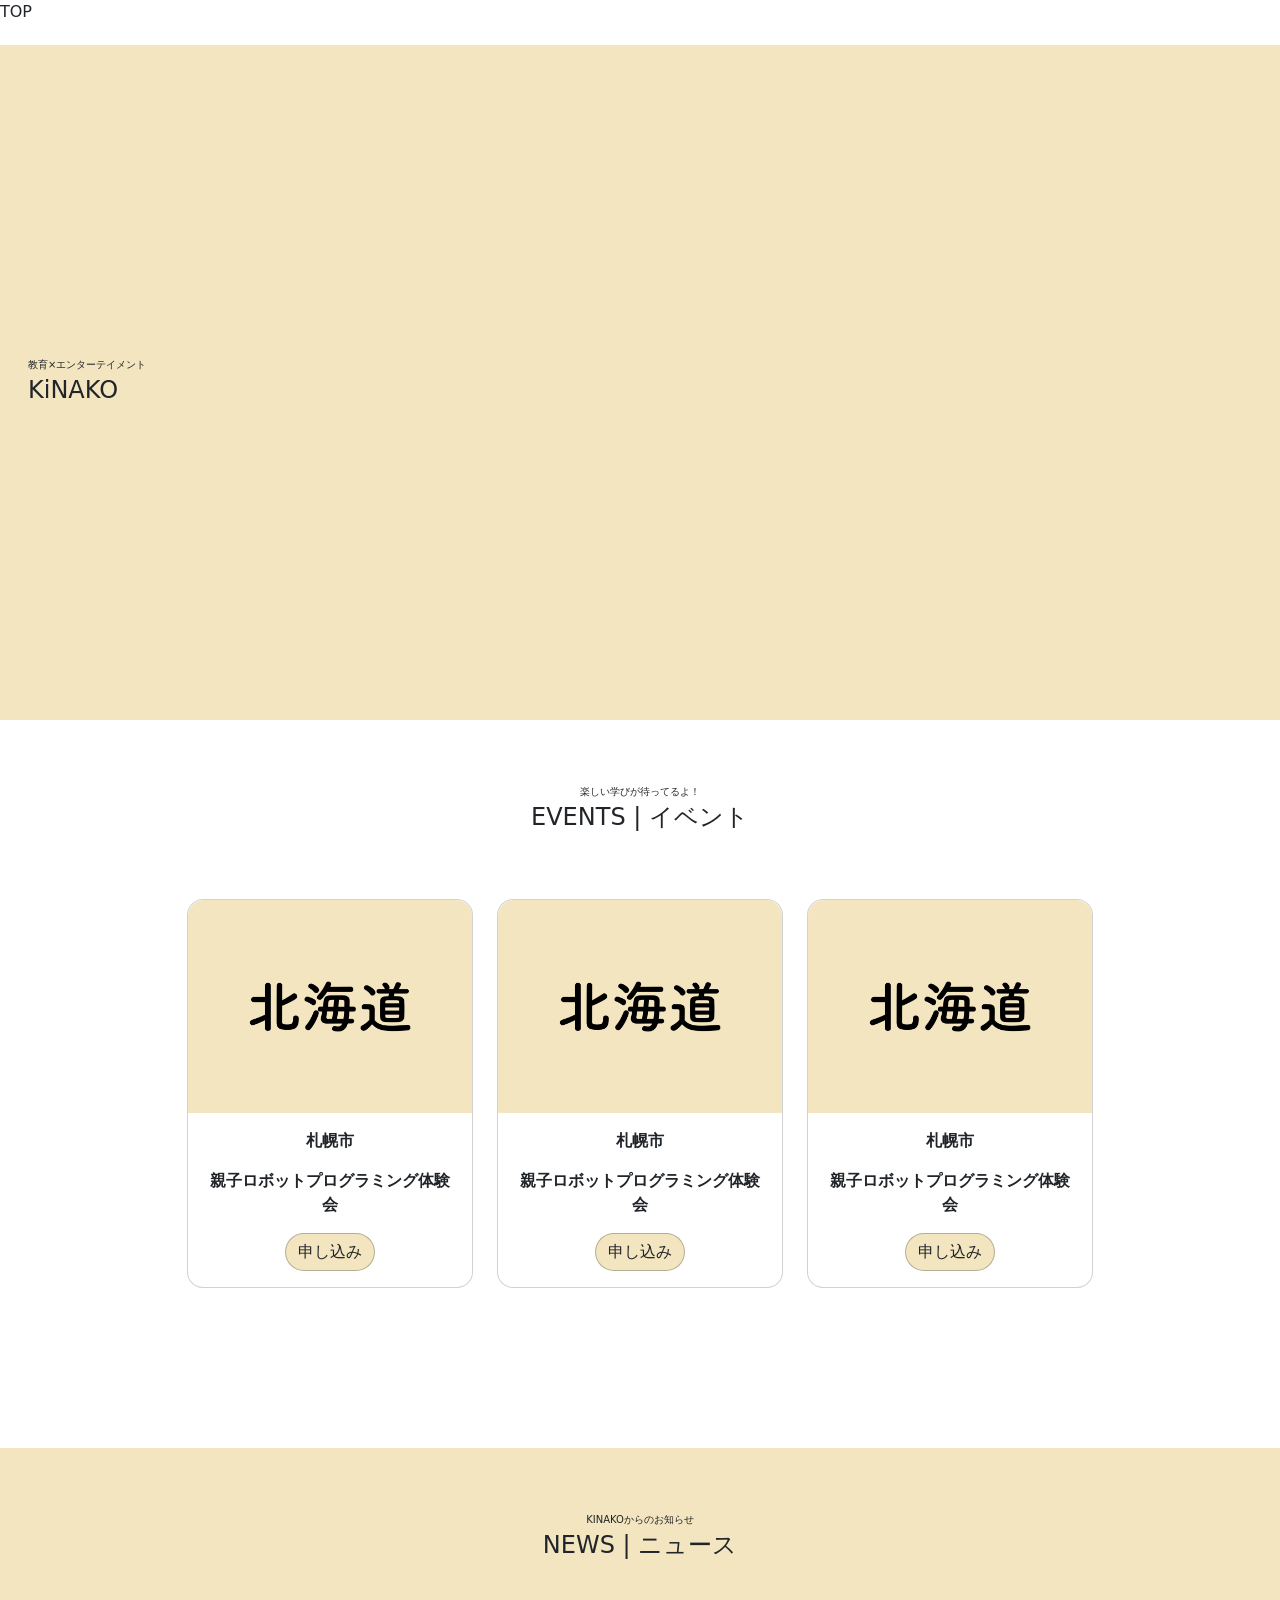
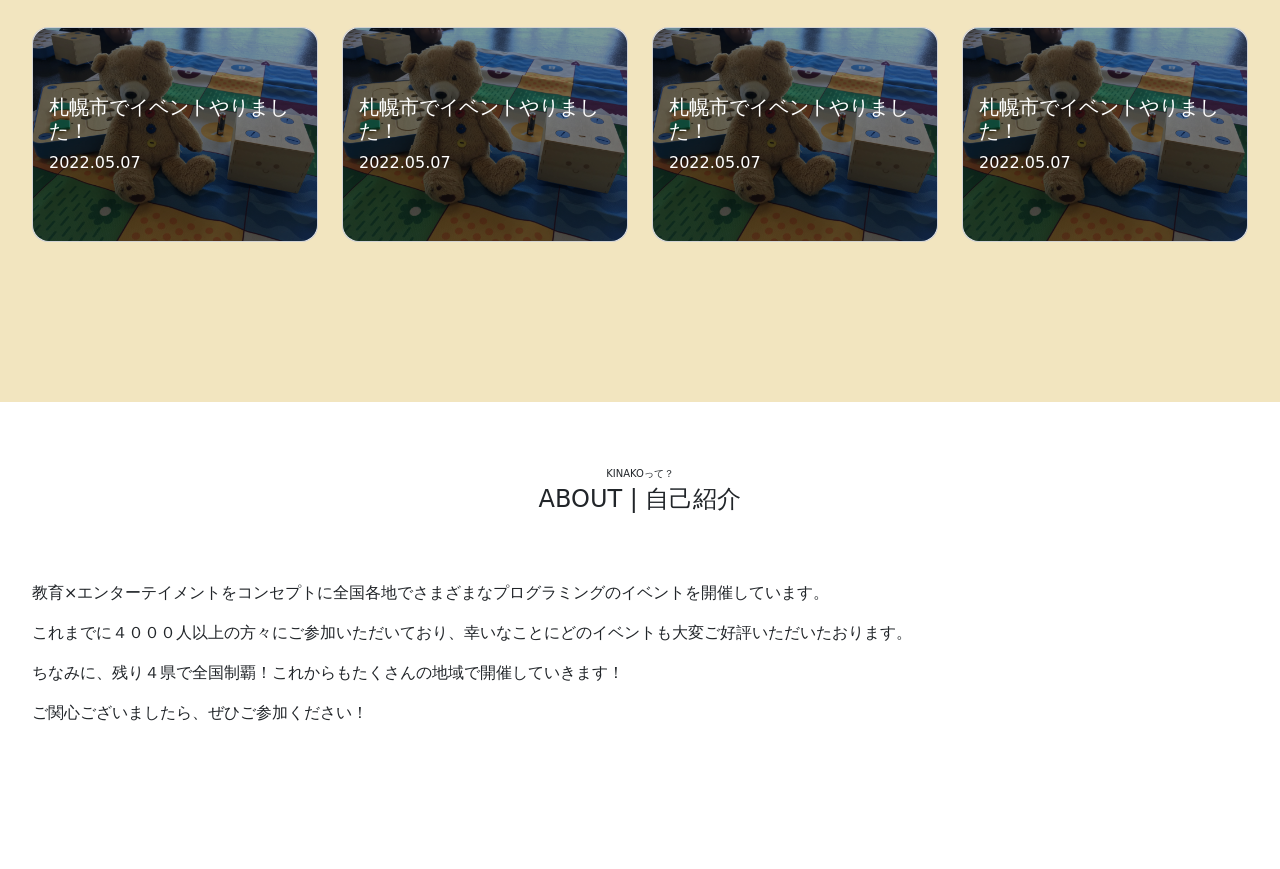
<file: index.html>
<!DOCTYPE html>
<html lang="en">
<head>
    <meta charset="UTF-8">
    <meta http-equiv="X-UA-Compatible" content="IE=edge">
    <meta name="viewport" content="width=device-width, initial-scale=1.0">
    <meta name="description" content="KINAKO - 教育&times;エンターテイメント。全国各地でプログラミングのイベント開催中！">
    <title>KiNAKO - 教育&times;エンターテイメント</title>
    <!-- Bootstrap5-css -->
    <link href="https://cdn.jsdelivr.net/npm/bootstrap@5.0.2/dist/css/bootstrap.min.css" rel="stylesheet" integrity="sha384-EVSTQN3/azprG1Anm3QDgpJLIm9Nao0Yz1ztcQTwFspd3yD65VohhpuuCOmLASjC" crossorigin="anonymous">
    <!-- CSS -->
    <link rel="stylesheet" href="toufu.css">
</head>
<body>
    <head>
        <nav style="height: 5vh;">
            TOP
        </nav>
    </head>
    <main>
        <!-- Title -->
        <div class="container-fluid d-flex align-items-center toufu-fixed-bg toufu-1st-bg">
            <div class="row" style="padding: 0rem 1rem;">
                <div class="col">
                    <p class="toufu-font-subtitle">教育&times;エンターテイメント</p>
                    <p class="toufu-font-xl" style="margin-bottom: 0;">KiNAKO</p>
                </div>
            </div>
        </div>
        
        <!-- Events -->
        <div class="container-fluid overflow-hidden" style="padding: 4rem 0rem;">
            <div class="row" style="padding: 0rem 1rem;">
                <div class="col text-center">
                    <p class="toufu-font-subtitle">楽しい学びが待ってるよ！</p>
                    <p class="toufu-font-xl" style="margin-bottom: 0;">EVENTS | イベント</p>
                </div>
            </div>
            <div class="row justify-content-center" style="padding: 4rem 2rem;">
                <!-- Event 01 -->
                <div class="col-md-3 col-12 col-sm-6">
                    <div class="card card-bottom-margin">
                        <img src="img/hokkaido_1st.png" class="card-img-top" alt="...">
                        <div class="card-body text-center">
                            <p class="card-text font-bold">札幌市</p>
                            <p class="card-text font-bold">親子ロボットプログラミング体験会</p>
                            <a href="#" class="btn rounded-pill" style="background-color: rgb(242, 229, 191); border: 1px solid rgba(0, 0, 0, 0.25);">申し込み</a>
                        </div>
                    </div>
                </div>
                <!-- Event 02 -->
                <div class="col-md-3 col-12 col-sm-6">
                    <div class="card card-bottom-margin">
                        <img src="img/hokkaido_1st.png" class="card-img-top" alt="...">
                        <div class="card-body text-center">
                            <p class="card-text font-bold">札幌市</p>
                            <p class="card-text font-bold">親子ロボットプログラミング体験会</p>
                            <a href="#" class="btn rounded-pill" style="background-color: rgb(242, 229, 191); border: 1px solid rgba(0, 0, 0, 0.25);">申し込み</a>
                        </div>
                    </div>
                </div>
                <!-- Event 03 -->
                <div class="col-md-3 col-12 col-sm-6">
                    <div class="card card-bottom-margin">
                        <img src="img/hokkaido_1st.png" class="card-img-top" alt="...">
                        <div class="card-body text-center">
                            <p class="card-text font-bold">札幌市</p>
                            <p class="card-text font-bold">親子ロボットプログラミング体験会</p>
                            <a href="#" class="btn rounded-pill" style="background-color: rgb(242, 229, 191); border: 1px solid rgba(0, 0, 0, 0.25);">申し込み</a>
                        </div>
                    </div>
                </div>
            </div>
        </div>

        <!-- News -->
        <div class="container-fluid overflow-hidden toufu-1st-bg" style="padding: 4rem 0rem;">
            <div class="row" style="padding: 0rem 1rem;">
                <div class="col text-center">
                    <p class="toufu-font-subtitle">KINAKOからのお知らせ</p>
                    <p class="toufu-font-xl" style="margin-bottom: 0;">NEWS | ニュース</p>
                </div>
            </div>
            <div class="row justify-content-center" style="padding: 4rem 2rem;">
                <!-- News 01 -->
                <div class="col-md-3 col-12 col-sm-6">
                    <div class="card card-bottom-margin justify-content-center">
                        <img src="img/kinako-cube.jpg" class="card-img card-img-border" alt="...">
                        <div class="card-img-overlay toufu-overlay d-flex align-items-center">
                            <div>
                                <h5 class="card-title font-white">札幌市でイベントやりました！</h5>
                                <!--<p class="card-text font-white"></p>-->
                                <p class="card-text font-white">2022.05.07</p>
                            </div>
                        </div>
                    </div>
                </div>
                <!-- News 02 -->
                <div class="col-md-3 col-12 col-sm-6">
                    <div class="card card-bottom-margin justify-content-center">
                        <img src="img/kinako-cube.jpg" class="card-img card-img-border" alt="...">
                        <div class="card-img-overlay toufu-overlay d-flex align-items-center">
                            <div>
                                <h5 class="card-title font-white">札幌市でイベントやりました！</h5>
                                <!--<p class="card-text font-white"></p>-->
                                <p class="card-text font-white">2022.05.07</p>
                            </div>
                        </div>
                    </div>
                </div>
                <!-- News 03 -->
                <div class="col-md-3 col-12 col-sm-6">
                    <div class="card card-bottom-margin justify-content-center">
                        <img src="img/kinako-cube.jpg" class="card-img card-img-border" alt="...">
                        <div class="card-img-overlay toufu-overlay d-flex align-items-center">
                            <div>
                                <h5 class="card-title font-white">札幌市でイベントやりました！</h5>
                                <!--<p class="card-text font-white"></p>-->
                                <p class="card-text font-white">2022.05.07</p>
                            </div>
                        </div>
                    </div>
                </div>
                <!-- News 04 -->
                <div class="col-md-3 col-12 col-sm-6">
                    <div class="card card-bottom-margin justify-content-center">
                        <img src="img/kinako-cube.jpg" class="card-img card-img-border" alt="...">
                        <div class="card-img-overlay toufu-overlay d-flex align-items-center">
                            <div>
                                <h5 class="card-title font-white">札幌市でイベントやりました！</h5>
                                <!--<p class="card-text font-white"></p>-->
                                <p class="card-text font-white">2022.05.07</p>
                            </div>
                        </div>
                    </div>
                </div>
            </div>
        </div>

        <!-- About -->
        <div class="container-fluid overflow-hidden" style="padding: 4rem 0rem;">
            <div class="row" style="padding: 0rem 1rem;">
                <div class="col text-center">
                    <p class="toufu-font-subtitle">KINAKOって？</p>
                    <p class="toufu-font-xl" style="margin-bottom: 0;">ABOUT | 自己紹介</p>
                </div>
            </div>
            <div class="row justify-content-center" style="padding: 4rem 2rem;">
                <p>教育&times;エンターテイメントをコンセプトに全国各地でさまざまなプログラミングのイベントを開催しています。</p>
                <p>これまでに４０００人以上の方々にご参加いただいており、幸いなことにどのイベントも大変ご好評いただいたおります。</p>
                <p>ちなみに、残り４県で全国制覇！これからもたくさんの地域で開催していきます！</p>
                <p>ご関心ございましたら、ぜひご参加ください！</p>
            </div>
        </div>

    </main>

    <!-- Bootstrap5-js-->
    <script src="https://cdn.jsdelivr.net/npm/bootstrap@5.0.2/dist/js/bootstrap.bundle.min.js" integrity="sha384-MrcW6ZMFYlzcLA8Nl+NtUVF0sA7MsXsP1UyJoMp4YLEuNSfAP+JcXn/tWtIaxVXM" crossorigin="anonymous"></script>
</body>
</html>
</file>
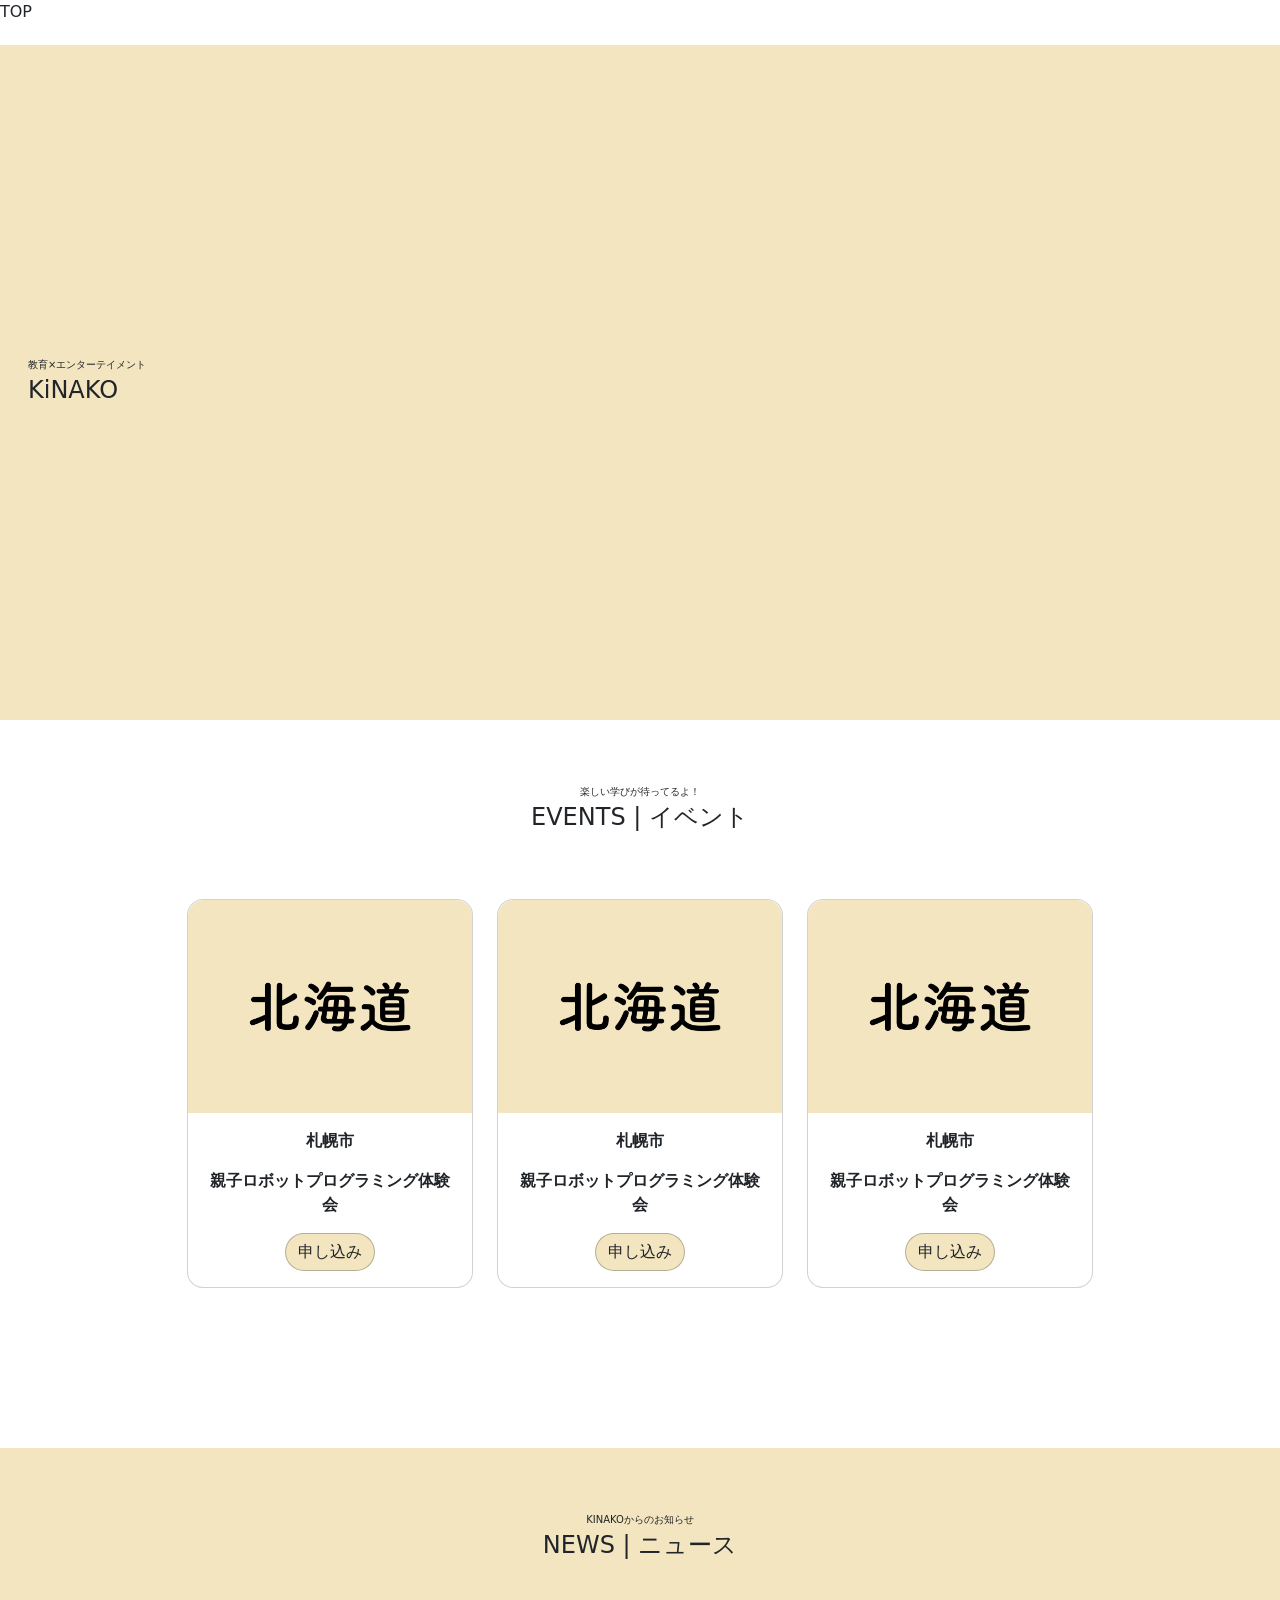
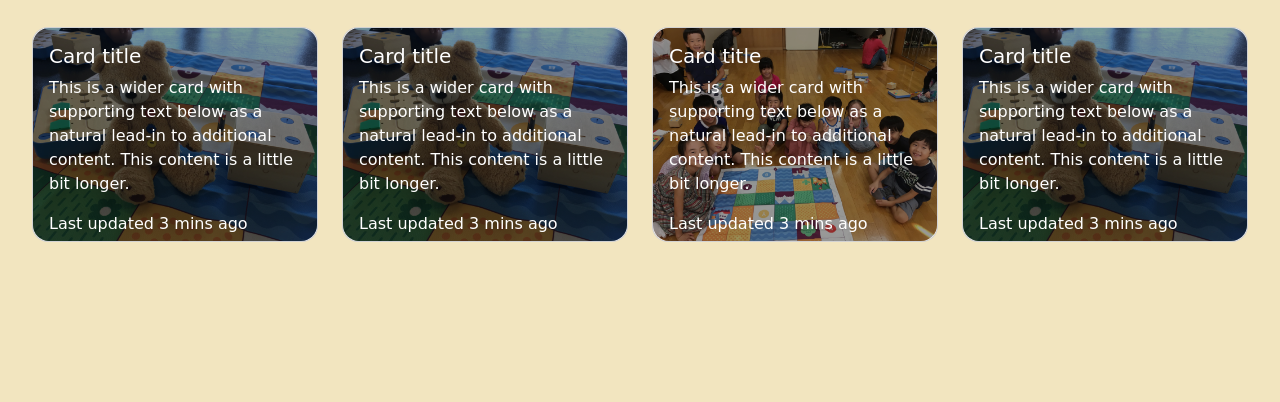
<file: kianko.html>
<!DOCTYPE html>
<html lang="en">
<head>
    <meta charset="UTF-8">
    <meta http-equiv="X-UA-Compatible" content="IE=edge">
    <meta name="viewport" content="width=device-width, initial-scale=1.0">
    <meta name="description" content="KINAKO - 教育&times;エンターテイメント。全国各地でプログラミングのイベント開催中！">
    <title>KiNAKO - 教育&times;エンターテイメント</title>
    <!-- Bootstrap5-css -->
    <link href="https://cdn.jsdelivr.net/npm/bootstrap@5.0.2/dist/css/bootstrap.min.css" rel="stylesheet" integrity="sha384-EVSTQN3/azprG1Anm3QDgpJLIm9Nao0Yz1ztcQTwFspd3yD65VohhpuuCOmLASjC" crossorigin="anonymous">
    <!-- CSS -->
    <link rel="stylesheet" href="toufu.css">
</head>
<body>
    <head>
        <nav style="height: 5vh;">
            TOP
        </nav>
    </head>
    <main>
        <!-- Title -->
        <div class="container-fluid d-flex align-items-center toufu-fixed-bg toufu-1st-bg">
            <div class="row" style="padding: 0rem 1rem;">
                <div class="col">
                    <p class="toufu-font-subtitle">教育&times;エンターテイメント</p>
                    <p class="toufu-font-xl" style="margin-bottom: 0;">KiNAKO</p>
                </div>
            </div>
        </div>
        
        <!-- Events -->
        <div class="container-fluid overflow-hidden" style="padding: 4rem 0rem;">
            <div class="row" style="padding: 0rem 1rem;">
                <div class="col text-center">
                    <p class="toufu-font-subtitle">楽しい学びが待ってるよ！</p>
                    <p class="toufu-font-xl" style="margin-bottom: 0;">EVENTS | イベント</p>
                </div>
            </div>
            <div class="row justify-content-center" style="padding: 4rem 2rem;">
                <!-- Event 01 -->
                <div class="col-md-3 col-12 col-sm-6">
                    <div class="card card-bottom-margin">
                        <img src="img/hokkaido_1st.png" class="card-img-top" alt="...">
                        <div class="card-body text-center">
                            <p class="card-text font-bold">札幌市</p>
                            <p class="card-text font-bold">親子ロボットプログラミング体験会</p>
                            <a href="#" class="btn rounded-pill" style="background-color: rgb(242, 229, 191); border: 1px solid rgba(0, 0, 0, 0.25);">申し込み</a>
                        </div>
                    </div>
                </div>
                <!-- Event 02 -->
                <div class="col-md-3 col-12 col-sm-6">
                    <div class="card card-bottom-margin">
                        <img src="img/hokkaido_1st.png" class="card-img-top" alt="...">
                        <div class="card-body text-center">
                            <p class="card-text font-bold">札幌市</p>
                            <p class="card-text font-bold">親子ロボットプログラミング体験会</p>
                            <a href="#" class="btn rounded-pill" style="background-color: rgb(242, 229, 191); border: 1px solid rgba(0, 0, 0, 0.25);">申し込み</a>
                        </div>
                    </div>
                </div>
                <!-- Event 03 -->
                <div class="col-md-3 col-12 col-sm-6">
                    <div class="card card-bottom-margin">
                        <img src="img/hokkaido_1st.png" class="card-img-top" alt="...">
                        <div class="card-body text-center">
                            <p class="card-text font-bold">札幌市</p>
                            <p class="card-text font-bold">親子ロボットプログラミング体験会</p>
                            <a href="#" class="btn rounded-pill" style="background-color: rgb(242, 229, 191); border: 1px solid rgba(0, 0, 0, 0.25);">申し込み</a>
                        </div>
                    </div>
                </div>
            </div>
        </div>

        <!-- News -->
        <div class="container-fluid overflow-hidden toufu-1st-bg" style="padding: 4rem 0rem;">
            <div class="row" style="padding: 0rem 1rem;">
                <div class="col text-center">
                    <p class="toufu-font-subtitle">KINAKOからのお知らせ</p>
                    <p class="toufu-font-xl" style="margin-bottom: 0;">NEWS | ニュース</p>
                </div>
            </div>
            <div class="row justify-content-center" style="padding: 4rem 2rem;">
                <!-- Event 01 -->
                <div class="col-md-3 col-12 col-sm-6">
                    <div class="card card-bottom-margin">
                        <img src="img/kinako-cube.jpg" class="card-img-border" alt="...">
                        <div class="card-img-overlay toufu-overlay">
                            <h5 class="card-title font-white">Card title</h5>
                            <p class="card-text font-white">This is a wider card with supporting text below as a natural lead-in to additional content. This content is a little bit longer.</p>
                            <p class="card-text font-white">Last updated 3 mins ago</p>
                        </div>
                    </div>
                </div>
                <div class="col-md-3 col-12 col-sm-6">
                    <div class="card card-bottom-margin">
                        <img src="img/kinako-cube.jpg" class="card-img-border" alt="...">
                        <div class="card-img-overlay toufu-overlay">
                            <h5 class="card-title font-white">Card title</h5>
                            <p class="card-text font-white">This is a wider card with supporting text below as a natural lead-in to additional content. This content is a little bit longer.</p>
                            <p class="card-text font-white">Last updated 3 mins ago</p>
                        </div>
                    </div>
                </div>
                <div class="col-md-3 col-12 col-sm-6">
                    <div class="card card-bottom-margin">
                        <img src="img/kinako-kago.jpg" class="card-img-border" alt="...">
                        <div class="card-img-overlay toufu-overlay">
                            <h5 class="card-title font-white">Card title</h5>
                            <p class="card-text font-white">This is a wider card with supporting text below as a natural lead-in to additional content. This content is a little bit longer.</p>
                            <p class="card-text font-white">Last updated 3 mins ago</p>
                        </div>
                    </div>
                </div>
                <div class="col-md-3 col-12 col-sm-6">
                    <div class="card card-bottom-margin">
                        <img src="img/kinako-cube.jpg" class="card-img-border" alt="...">
                        <div class="card-img-overlay toufu-overlay">
                            <h5 class="card-title font-white">Card title</h5>
                            <p class="card-text font-white">This is a wider card with supporting text below as a natural lead-in to additional content. This content is a little bit longer.</p>
                            <p class="card-text font-white">Last updated 3 mins ago</p>
                        </div>
                    </div>
                </div>
            </div>
            
        </div>
        

    </main>

    <!-- Bootstrap5-js-->
    <script src="https://cdn.jsdelivr.net/npm/bootstrap@5.0.2/dist/js/bootstrap.bundle.min.js" integrity="sha384-MrcW6ZMFYlzcLA8Nl+NtUVF0sA7MsXsP1UyJoMp4YLEuNSfAP+JcXn/tWtIaxVXM" crossorigin="anonymous"></script>
</body>
</html>
</file>
<file: toufu.css>
.toufu-bg-box {
    position: relative;
}

.toufu-bg-img{
    height: 95vh;
}

/*
.toufu-bg-img::before {
    content: "";
    display: block;
    position: fixed;
    left: 0;
    top: 0;
    width: 100%;
    height: 100%;
    z-index: -100;
    background: url('../img/hi.JPG') no-repeat center center;
    -webkit-background-size: cover;
    -moz-background-size: cover;
    -o-background-size: cover;
    background-size: cover;
}
*/

.font-white {
    color: white;
}

.font-bold {
    font-weight: bold;
}

.toufu-fixed-bg {
    position: relative;
    height: 75vh;
    background-attachment: fixed;
    z-index: 2;
}

.toufu-1st-bg {
    background-color: rgb(242, 229, 191);
}

.toufu-2nd-bg {
    background-color: rgb(167, 181, 242);
}

.toufu-3rd-bg {
    background-color: rgb(212, 242, 211);
}

.toufu-font-subtitle {
    font-size: x-small;
    margin-bottom: 0px;
}

.toufu-font-xl {
    font-size: x-large;
}

.font-bold {
    font-weight: bold;
}

.card-bottom-margin {
    margin-bottom: 2rem;
}

/* bootstrap5をいじります */
.card {
    border-radius: 1rem;
}

.card-img-top {
    border-radius: 1rem 1rem 0rem 0rem;
}

.card-img-border {
    border-radius: 1rem;
}

/* ここまでbootstrap5いじりました */

/* カードの画像を暗く 
参考：https://codepen.io/cristinaconacel/pen/PyXpOK
*/
.toufu-overlay {
    background-color: rgba(0, 0, 0, 0.4);
    border-radius: 1rem;
}
</file>
